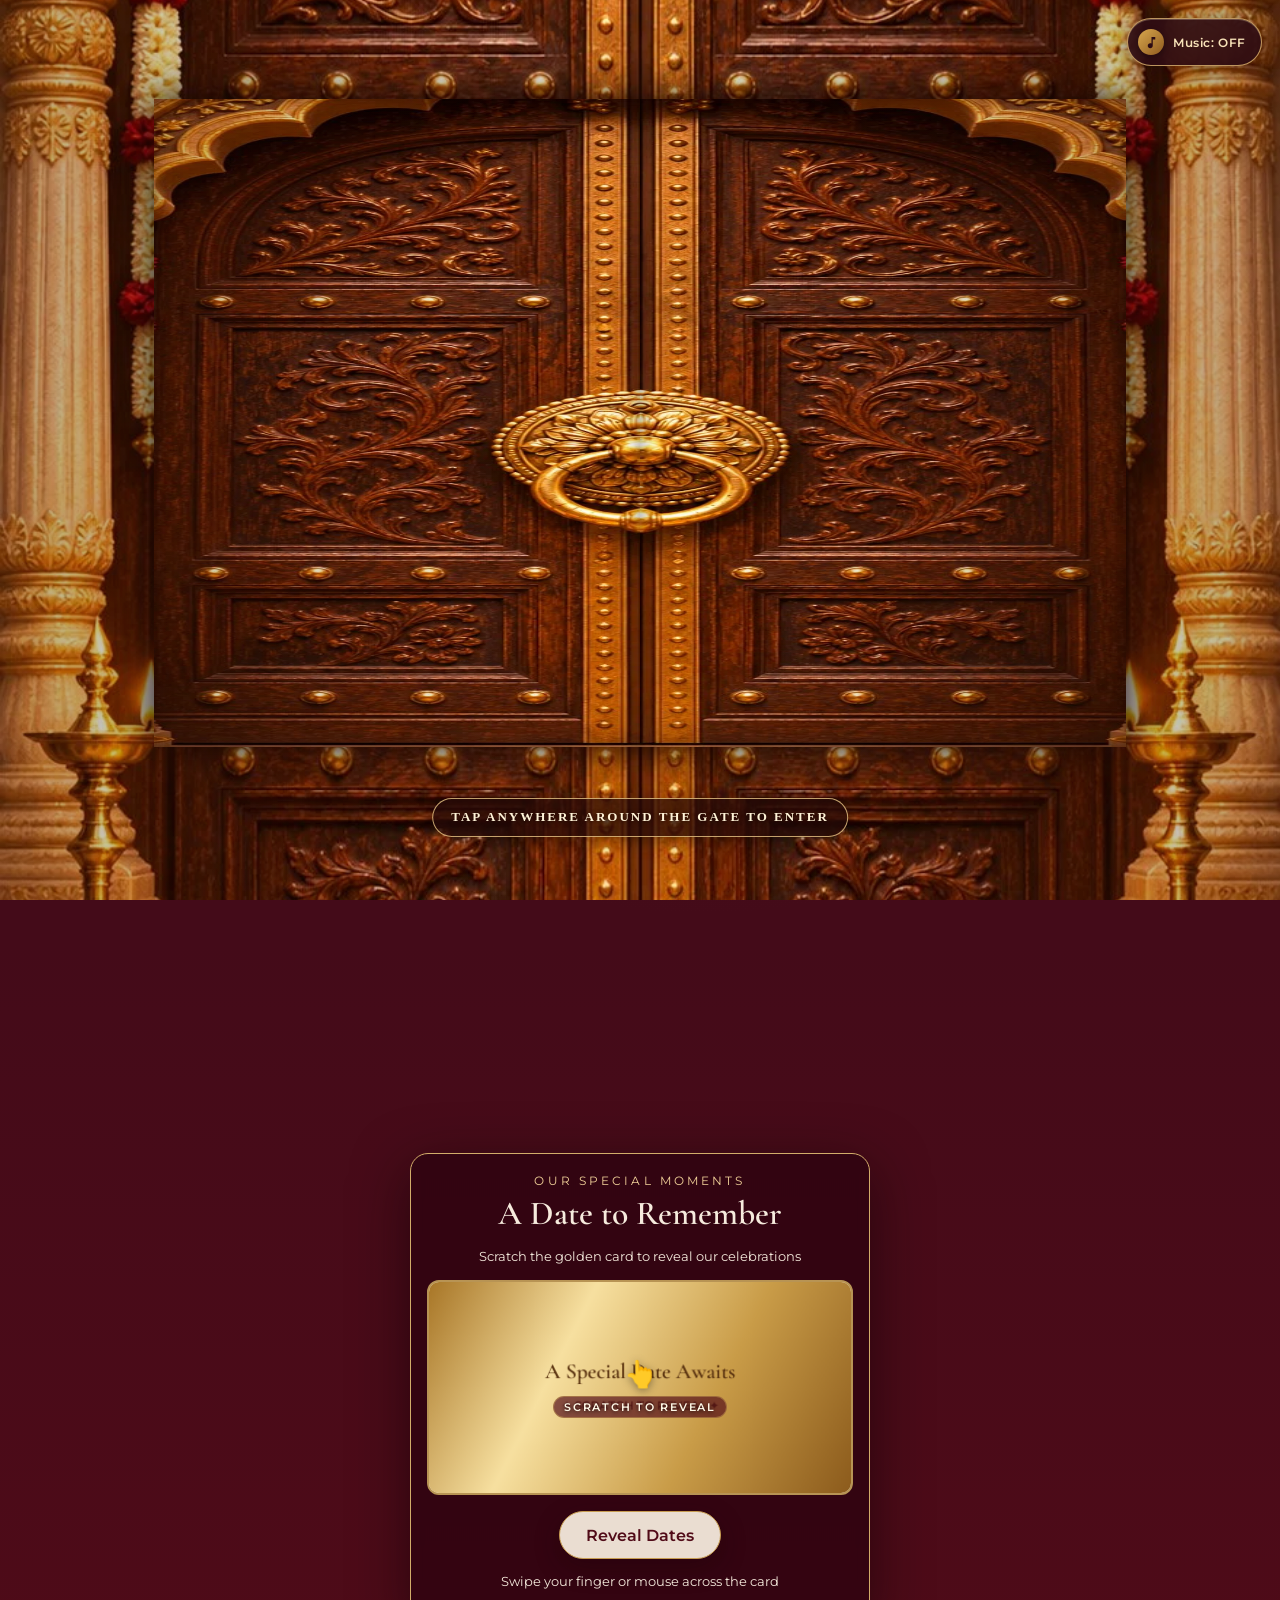
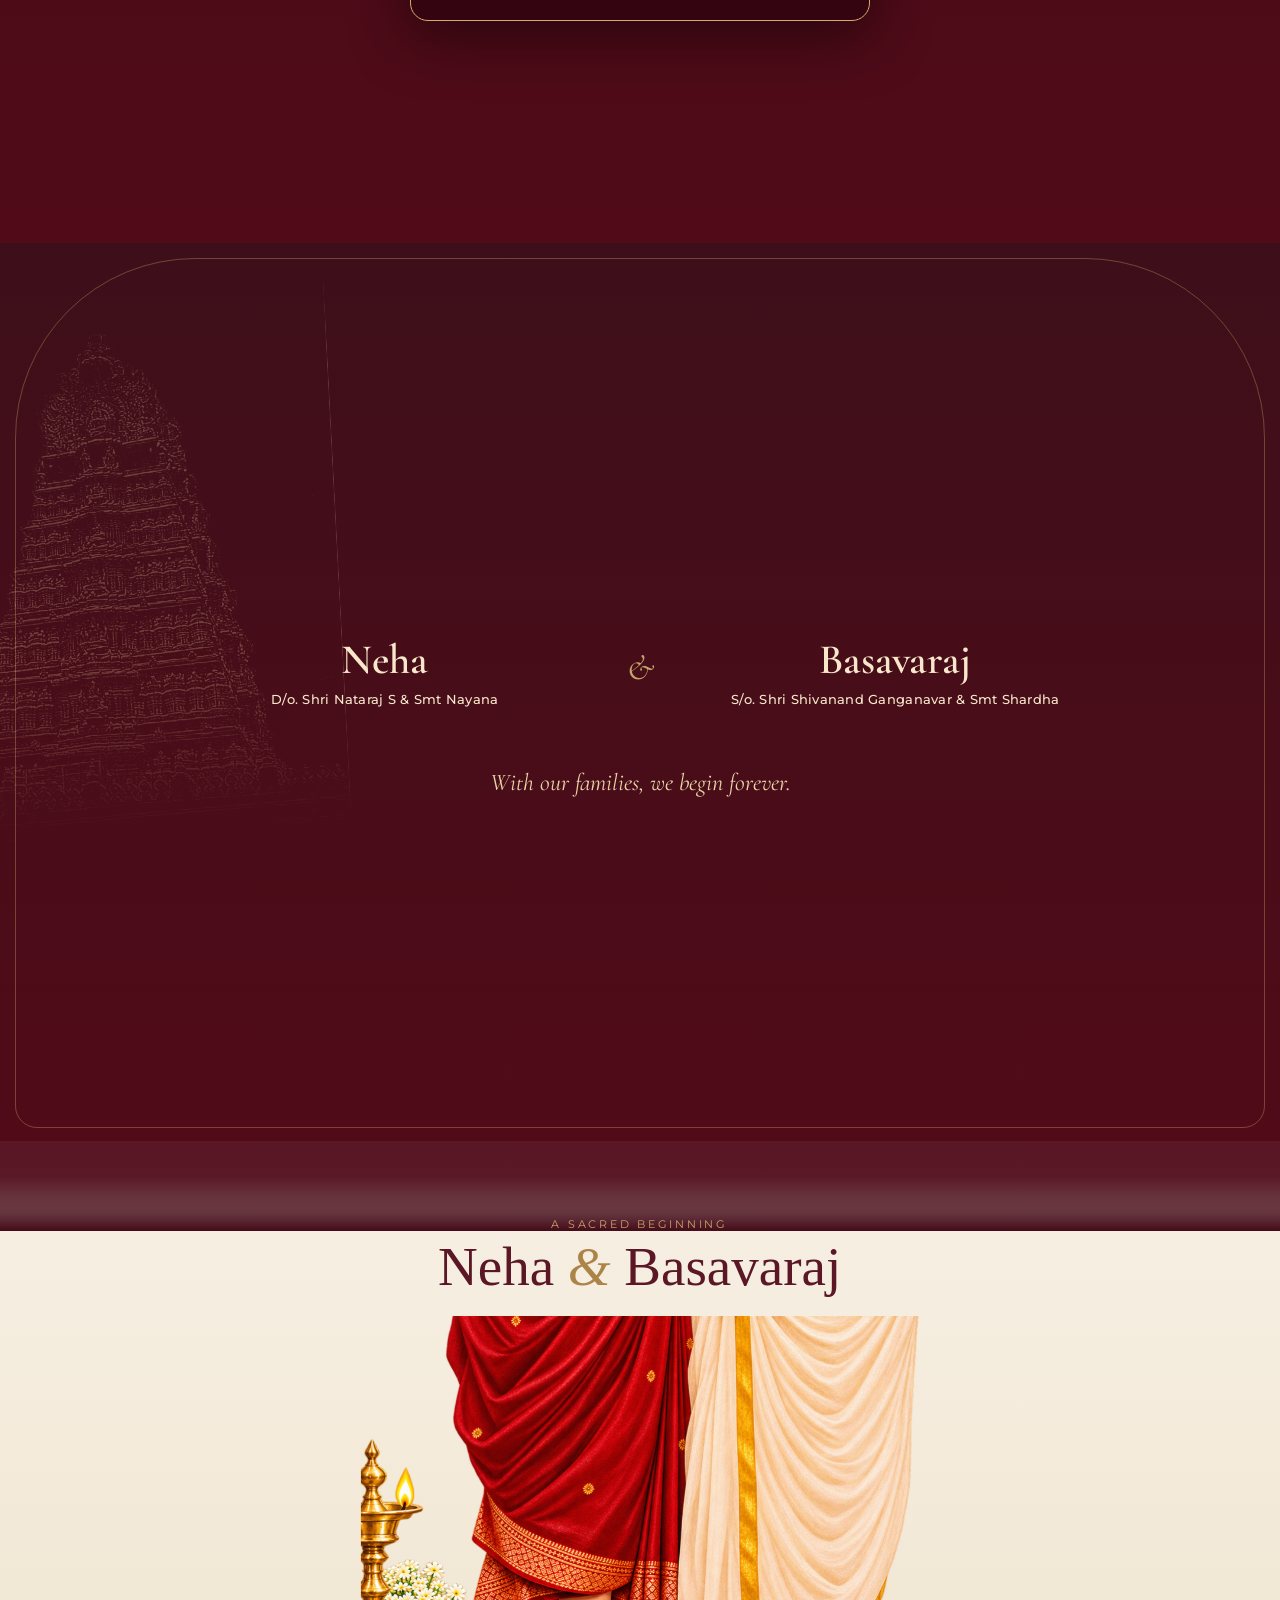
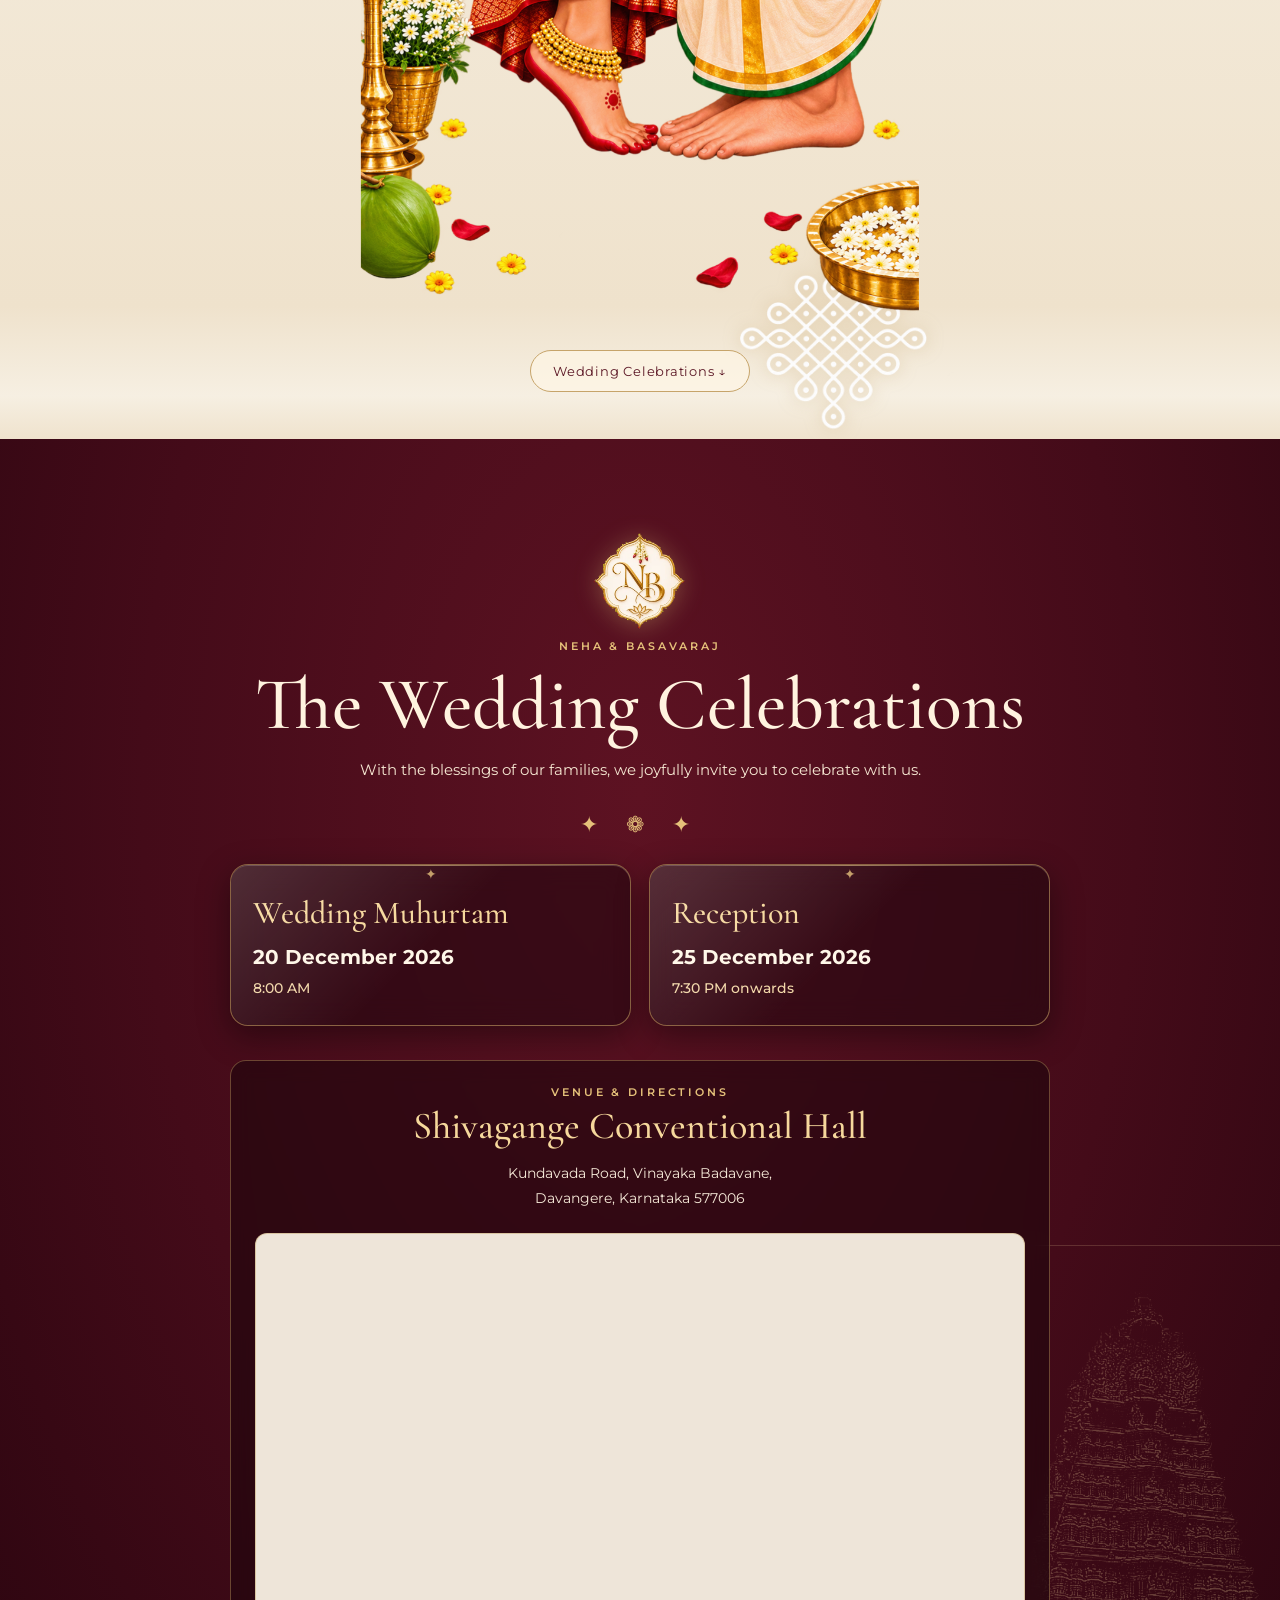
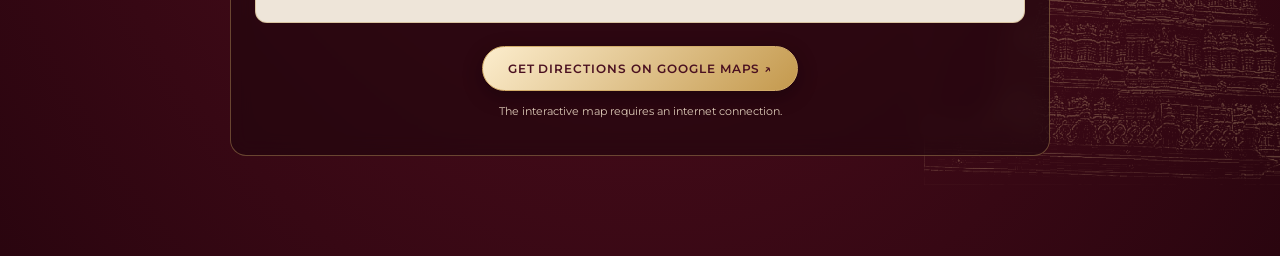
<file: index.html>
<!DOCTYPE html>

<html lang="en"><head><meta content="#510b18" name="theme-color"/><meta charset="utf-8"/><meta content="width=device-width,initial-scale=1,viewport-fit=cover" name="viewport"/><title>Neha &amp; Basavaraj | Wedding Invitation</title><link href="https://fonts.googleapis.com/css2?family=Cormorant+Garamond:wght@400;500;600;700&amp;family=Montserrat:wght@400;500;600&amp;display=swap" rel="stylesheet"/><link rel="stylesheet" href="css/styles.css"/><link rel="stylesheet" href="css/interaction.css"/><style>
#curtain, .wax-overlay, .wax-leaf, .royal-curtain{display:none!important;visibility:hidden!important}
#palaceOpening{position:fixed;inset:0;z-index:999999;overflow:hidden;background:#25110e url("images/palace-background.jpg") center/cover no-repeat;perspective:1400px;isolation:isolate}
#palaceOpening .palace-shade{position:absolute;inset:0;background:linear-gradient(90deg,rgba(30,8,5,.3),transparent 45%,transparent 55%,rgba(30,8,5,.3));pointer-events:none;z-index:3}
#palaceOpening .door-viewport{position:absolute;inset:11% 12% 17%;display:flex;perspective:1400px;perspective-origin:center;filter:drop-shadow(0 0 20px #120502);z-index:2}
/* RICH ROYAL MAROON INTERIOR — NO WHITE AT ALL */
#palaceOpening .door-interior{position:absolute;inset:0;background:radial-gradient(ellipse at 50% 45%,#6a1a2c 0%,#440b19 45%,#2a040d 88%,#150207 100%);z-index:1;overflow:hidden;box-shadow:inset 0 0 55px rgba(0,0,0,0.95)}
#palaceOpening .door-interior::after{content:"";position:absolute;inset:0;background:radial-gradient(circle at 50% 45%,rgba(218,165,78,0.2) 0%,rgba(93,18,34,0.1) 45%,transparent 75%);pointer-events:none}
#palaceOpening .palace-panel{width:50%;height:100%;background-size:100% 100%;background-repeat:no-repeat;backface-visibility:hidden;transform-style:preserve-3d;transition:transform 2.2s cubic-bezier(.22,1,.36,1),filter 2.2s cubic-bezier(.22,1,.36,1);position:relative;z-index:2;box-shadow:inset 0 0 18px rgba(20,4,1,.45)}
#palaceOpening .palace-left{background-image:url("images/door-left.jpg");transform-origin:left center}
#palaceOpening .palace-right{background-image:url("images/door-right.jpg");transform-origin:right center}
#palaceOpening .palace-knocker{position:absolute;left:50%;top:53%;transform:translate(-50%,-50%);width:clamp(85px,19vw,155px);height:clamp(85px,19vw,155px);border:0;background:radial-gradient(circle,#f2c879,#ac6a20 70%,#63360e);color:#fff4d8;border-radius:50%;box-shadow:0 0 0 5px #9b652b,0 4px 25px #1a0805;cursor:pointer;z-index:6;display:grid;place-items:center;transition:opacity .6s,transform .8s;overflow:hidden;padding:0;outline:none}
#palaceOpening .palace-knocker img{width:100%;height:100%;object-fit:cover;border-radius:50%;mix-blend-mode:luminosity;display:block;pointer-events:none}
#palaceOpening .palace-knocker:focus-visible{outline:4px solid white;outline-offset:9px}
#palaceOpening{cursor:pointer}
#palaceOpening .palace-hint{position:absolute;bottom:7%;left:50%;transform:translateX(-50%);width:max-content;max-width:calc(100% - 32px);text-align:center;font:600 13px/1.3 Georgia,serif;letter-spacing:2px;color:#fff4d8;background:rgba(38,10,7,.72);border:1px solid rgba(255,220,149,.72);border-radius:24px;padding:10px 18px;white-space:normal;text-shadow:0 1px 5px #1a0805;box-shadow:0 4px 16px rgba(0,0,0,.4);z-index:7;pointer-events:none}
/* SEAMLESS ROYAL MAROON & GOLD REVEAL — NO WHITE/CREAM */
#palaceOpening .light-reveal{position:absolute;inset:0;background:radial-gradient(ellipse at 50% 45%,rgba(93,18,34,0.55) 0%,rgba(68,11,25,0.78) 55%,rgba(30,3,9,0.96) 100%);opacity:0;z-index:1;transition:opacity 1s ease;pointer-events:none}
#palaceOpening .soft-veil{display:none!important;opacity:0!important}
/* FULL REALISTIC WIDE DOOR OPENING */
#palaceOpening.is-opening .palace-left{transform:rotateY(-112deg) translateZ(-18px) scaleY(.985);filter:brightness(.45) contrast(1.15) drop-shadow(18px 0 20px rgba(0,0,0,.85))}
#palaceOpening.is-opening .palace-right{transform:rotateY(112deg) translateZ(-18px) scaleY(.985);filter:brightness(.45) contrast(1.15) drop-shadow(-18px 0 20px rgba(0,0,0,.85))}
#palaceOpening.is-opening .palace-knocker{opacity:0;transform:translate(-50%,-50%) scale(.75);pointer-events:none}
#palaceOpening.is-opening .light-reveal{opacity:.75}
#palaceOpening.is-opening .soft-veil{display:none!important;opacity:0!important}
#palaceOpening.is-opening .palace-hint{opacity:0}
#palaceOpening.is-dissolving{opacity:0;transition:opacity .8s ease}
@keyframes knockerTap{0%{transform:translate(-50%,-50%) rotate(0deg)}25%{transform:translate(-50%,-50%) rotate(-8deg)}50%{transform:translate(-50%,-50%) rotate(6deg)}75%{transform:translate(-50%,-50%) rotate(-3deg)}100%{transform:translate(-50%,-50%) rotate(0deg)}}
#palaceOpening .palace-knocker:hover{animation:knockerTap .5s ease}
#palaceOpening .palace-knocker:hover:not(:disabled){animation:knockerTap .5s ease}
#palaceOpening .center-glow{position:absolute;left:50%;top:0;bottom:0;width:3px;transform:translateX(-50%);background:linear-gradient(180deg,transparent 15%,rgba(218,165,78,0.1) 30%,rgba(218,165,78,0.65) 50%,rgba(218,165,78,0.1) 70%,transparent 85%);opacity:0;z-index:4;pointer-events:none;transition:opacity 0.7s ease 0.2s}
#palaceOpening.is-opening .center-glow{opacity:0.85}
@media(max-width:600px){
  #palaceOpening .door-viewport{inset:12% 8% 17%}
  #palaceOpening{background-position:center}
  #palaceOpening .palace-hint{font-size:11px;letter-spacing:1.2px;padding:9px 14px}
  #palaceOpening.is-opening .palace-left{transform:rotateY(-108deg) translateZ(-14px) scaleY(.985)}
  #palaceOpening.is-opening .palace-right{transform:rotateY(108deg) translateZ(-14px) scaleY(.985)}
}
@media(prefers-reduced-motion:reduce){#palaceOpening .palace-panel{transition-duration:.01s}#palaceOpening.is-dissolving{transition-duration:.3s}}
</style></head><body>
<!-- Luxury Background Music Element -->
<audio id="weddingMusic" src="audio/wedding-music.mp3" preload="auto" loop></audio>

<!-- Floating Ambient Music Controller -->
<div class="music-controller" id="musicController" role="region" aria-label="Background Music Controls">
  <button type="button" id="musicToggleBtn" class="music-toggle-btn" aria-label="Play soft background music" title="Toggle background music">
    <span class="music-disc" aria-hidden="true">
      <svg class="music-note-icon" viewBox="0 0 24 24" width="16" height="16" fill="currentColor">
        <path d="M12 3v10.55c-.59-.34-1.27-.55-2-.55-2.21 0-4 1.79-4 4s1.79 4 4 4 4-1.79 4-4V7h4V3h-6z"/>
      </svg>
      <span class="sound-wave" aria-hidden="true">
        <span></span><span></span><span></span>
      </span>
    </span>
    <span class="music-label" id="musicStatusText">Music: OFF</span>
  </button>
</div>

<main><section class="scene opening" id="intro"><img class="nb-intro-mark" src="images/nb-monogram.png" alt="NB monogram"><div class="hero-content"><span class="eyebrow">A celebration of togetherness</span><img alt="Faceless illustration of Neha and Basavaraj in traditional South Indian wedding attire" class="couple" src="images/couple-illustration.webp"/><div class="names">Neha <span class="amp">&amp;</span> Basavaraj</div><div class="sub">Together, with love and blessings</div><button class="btn" id="toScratch">Discover Our Dates ↓</button><span class="scroll-hint">SCROLL TO CONTINUE</span></div></section><section class="scene reveal-scene" id="reveal"><div class="painting"></div><div class="scratch-wrap"><span class="eyebrow">Our special moments</span><h2>A Date to Remember</h2><p>Scratch the golden card to reveal our celebrations</p><div class="scratch" id="scratch"><div class="dates"><b>WEDDING MUHURTAM</b><strong>20 December 2026 · 8:00 AM</strong><hr/><b>RECEPTION</b><strong>25 December 2026 · 7:30 PM</strong></div><div class="scratch-hint" id="scratchHint" aria-hidden="true"><span class="hint-finger">&#x1F446;</span><span class="hint-text">Scratch to Reveal</span></div><canvas aria-label="Scratch coating hiding the reception and Muhurtam dates" id="scratchCanvas"></canvas></div><div class="scratch-controls">
  <button class="btn" id="revealBtn">Reveal Dates</button><button class="btn btn-calendar" id="openCalendarBtn" type="button" hidden>📅 Mark Your Calendar</button>
  <dialog class="calendar-dialog" id="calendarDialog" aria-labelledby="calendarDialogTitle">
    <button class="calendar-dialog-close" type="button" aria-label="Close calendar options">×</button>
    <h2 id="calendarDialogTitle">Add to your calendar</h2>
    <p>Add either event separately, or download both together.</p>
    <div class="calendar-menu" id="calendarMenu" style="display:none;" aria-label="Add to calendar options">
      <a class="cal-option" id="gcalBtn" href="#" target="_blank" rel="noopener noreferrer"><span aria-hidden="true">🗓️</span> Wedding Muhurtam · Google Calendar</a>
      <a class="cal-option" id="gcalReceptionBtn" href="#" target="_blank" rel="noopener noreferrer"><span aria-hidden="true">🗓️</span> Reception · Google Calendar</a>
      <button class="cal-option" id="icalBtn" type="button"><span aria-hidden="true">🍏</span> Download both events (.ics)</button>
    </div>
  </dialog>
  <button class="btn" id="toFamilies" style="display:none;margin-top:12px">Meet the Bride &amp; Groom ↓</button>
</div><div class="reveal-venues" id="revealVenues" hidden>
  <span>View Venue Details</span>
  <div class="reveal-venue-buttons">
    <button type="button" id="weddingVenueBtn">Wedding Muhurtam <small>20 Dec · 8:00 AM</small></button>
    <button type="button" id="receptionVenueBtn">Reception <small>25 Dec · 7:30 PM</small></button>
  </div>
  <div class="reveal-actions">
    <button type="button" id="shareInviteBtn" aria-label="Send this wedding invitation">Send Invitation ↗</button>
  </div>
</div><p aria-live="polite" id="revealStatus">Swipe your finger or mouse across the card</p></div></section><section aria-label="Bride and Groom" class="family-scene" id="families"><img class="temple-illustration temple-art temple-left" src="images/temple-ivory.png" alt="" aria-hidden="true" loading="lazy"><div class="family-inner"><div class="family-grid"><article class="family-card family-reveal"><h3>Neha</h3><p>D/o. Shri Nataraj S &amp; Smt Nayana</p></article><span aria-hidden="true" class="family-name-divider">&amp;</span><article class="family-card family-reveal"><h3>Basavaraj</h3><p>S/o. Shri Shivanand Ganganavar &amp; Smt Shardha</p></article></div><div class="family-next family-reveal">With our families, we begin forever.</div></div></section><section class="kolam-scene ceremony-v2" id="kolam-scene" aria-labelledby="ceremonyHeading">
  <div class="ceremony-heading"><p>A Sacred Beginning</p><h2 id="ceremonyHeading">Neha <span>&amp;</span> Basavaraj</h2></div>
  <div class="ceremony-stage">
    <img class="ceremony-kolam" src="images/ceremony-kolam.png" alt="" aria-hidden="true" />
    <img class="ceremony-feet" src="images/wedding-portrait.png" alt="Bride and groom standing together in traditional South Indian wedding attire" />
  </div>
  <a class="ceremony-next" href="#wedding-events">Wedding Celebrations ↓</a>
</section>
<section class="events-scene" id="wedding-events" aria-labelledby="eventsTitle">
  <canvas class="fireworks-canvas" id="fireworksCanvas" aria-hidden="true"></canvas>
  <div class="petal-shower" aria-hidden="true"></div>
  <img class="temple-illustration temple-bg-art" src="images/temple-ivory.png" alt="" aria-hidden="true" loading="lazy">
  <div class="events-inner">
    <img class="nb-wedding-mark" src="images/nb-monogram.png" alt="NB wedding monogram" loading="lazy">
    <div class="events-kicker">Neha &amp; Basavaraj</div>
    <h2 class="events-title" id="eventsTitle">The Wedding Celebrations</h2>
    <p class="events-intro">With the blessings of our families, we joyfully invite you to celebrate with us.</p>
    <div class="events-ornament">✦ ❁ ✦</div>
    <div class="event-grid">
      <button class="event-card event-card-interactive" id="weddingMuhurthamCard" type="button" aria-haspopup="dialog"
        data-event-title="Wedding Muhurtam" data-event-date="20 December 2026" data-event-time="8:00 AM"
        data-event-venue="Shivagange Conventional Hall, Kundavada Road, Vinayaka Badavane, Davangere, Karnataka 577006"
        data-map-query="Shivagange Conventional Hall, Kundavada Road, Vinayaka Badavane, Davangere, Karnataka 577006">
        <h3>Wedding Muhurtam</h3><p class="event-date">20 December 2026</p><p class="event-time">8:00 AM</p>
      </button>
      <button class="event-card event-card-interactive" id="receptionCard" type="button" aria-haspopup="dialog"
        data-event-title="Wedding Reception" data-event-date="25 December 2026" data-event-time="7:30 PM onwards"
        data-event-venue="Vijaypur, Karnataka" data-map-query="Vijaypur, Karnataka, India">
        <h3>Reception</h3><p class="event-date">25 December 2026</p><p class="event-time">7:30 PM onwards</p>
      </button>
    </div>
    <dialog class="event-details-dialog" id="eventDetailsDialog" aria-labelledby="eventDetailsTitle">
      <button class="venue-card-close" id="eventDetailsClose" type="button" aria-label="Close event details">×</button>
      <div class="venue-info-badge">✦ Event Details</div>
      <h2 class="venue-date-highlight" id="eventDetailsTitle"></h2>
      <dl class="event-details-list">
        <div><dt>Date</dt><dd id="eventDetailsDate"></dd></div>
        <div><dt>Time</dt><dd id="eventDetailsTime"></dd></div>
        <div><dt>Venue</dt><dd id="eventDetailsVenue"></dd></div>
      </dl>
      <div class="venue-actions">
        <a class="venue-directions-btn" id="eventDetailsDirections" href="#" target="_blank" rel="noopener noreferrer">Get Directions ↗</a>
        <button class="venue-copy-btn" id="eventDetailsCopy" type="button">Copy Address</button>
      </div>
      <p class="event-action-status" id="eventActionStatus" aria-live="polite"></p>
    </dialog>
    <div class="venue-box">
      <div class="events-kicker">Venue &amp; Directions</div>
      <h3 class="venue-heading">Shivagange Conventional Hall</h3>
      <p class="venue-address">Kundavada Road, Vinayaka Badavane,<br>Davangere, Karnataka 577006</p>
      <div class="venue-map"><iframe title="Google Maps: Shivagange Conventional Hall, Davangere" src="https://www.google.com/maps?q=Shivagange%20Conventional%20Hall%2C%20Kundavada%20Road%2C%20Vinayaka%20Badavane%2C%20Davangere%2C%20Karnataka%20577006&output=embed" loading="lazy" referrerpolicy="no-referrer-when-downgrade" allowfullscreen></iframe></div>
      <a class="venue-directions" href="https://www.google.com/maps/dir/?api=1&destination=Shivagange%20Conventional%20Hall%2C%20Kundavada%20Road%2C%20Vinayaka%20Badavane%2C%20Davangere%2C%20Karnataka%20577006" target="_blank" rel="noopener noreferrer">Get Directions on Google Maps ↗</a>
      <p class="venue-map-note">The interactive map requires an internet connection.</p>
    </div>
  </div>
</section></main><button class="back-to-top" id="backToTop" type="button" aria-label="Back to top" aria-hidden="true" tabindex="-1">↑ <span>Top</span></button><script>
document.body.style.overflow='hidden';document.getElementById('toScratch').onclick=()=>document.getElementById('reveal').scrollIntoView({behavior:'smooth'});
const backToTop=document.getElementById('backToTop');
function updateBackToTop(){
  const scrollHeight=(document.scrollingElement||document.documentElement).scrollHeight;
  const visible=window.scrollY+window.innerHeight>=scrollHeight-80;
  backToTop.classList.toggle('is-visible',visible);
  backToTop.setAttribute('aria-hidden',String(!visible));
  backToTop.tabIndex=visible?0:-1;
}
window.addEventListener('scroll',updateBackToTop,{passive:true});
window.addEventListener('resize',updateBackToTop);
backToTop.addEventListener('click',()=>{
  const reduced=matchMedia('(prefers-reduced-motion: reduce)').matches;
  window.scrollTo({top:0,behavior:reduced?'instant':'smooth'});
});
updateBackToTop();
const wrap=document.getElementById('scratch'),canvas=document.getElementById('scratchCanvas'),ctx=canvas.getContext('2d',{willReadFrequently:true});let drawing=false,finished=false,last=null,strokeCount=0;function setup(){if(finished)return;let r=wrap.getBoundingClientRect(),d=Math.min(devicePixelRatio||1,2);canvas.width=Math.round(r.width*d);canvas.height=Math.round(r.height*d);ctx.setTransform(d,0,0,d,0,0);let gradient=ctx.createLinearGradient(0,0,r.width,r.height);gradient.addColorStop(0,'#a87627');gradient.addColorStop(.32,'#f7e0a0');gradient.addColorStop(.65,'#c99c48');gradient.addColorStop(1,'#8c5b1c');ctx.fillStyle=gradient;ctx.fillRect(0,0,r.width,r.height);ctx.fillStyle='#5a3310';ctx.textAlign='center';ctx.font='600 22px Cormorant Garamond,serif';ctx.fillText('A Special Date Awaits',r.width/2,r.height/2-10);ctx.font='500 12px Montserrat,sans-serif';ctx.fillText('✦ SCRATCH TO REVEAL ✦',r.width/2,r.height/2+22)}function point(e){let r=canvas.getBoundingClientRect();return{x:e.clientX-r.left,y:e.clientY-r.top}}function scratchTo(p){ctx.globalCompositeOperation='destination-out';ctx.lineCap='round';ctx.lineJoin='round';ctx.lineWidth=46;ctx.beginPath();ctx.moveTo(last?.x??p.x,last?.y??p.y);ctx.lineTo(p.x,p.y);ctx.stroke();last=p;strokeCount++}function reveal(){
  if(finished)return;
  finished=true;
  wrap.classList.add('done');
  document.getElementById('revealStatus').textContent='Our celebration dates are revealed';
  const rBtn=document.getElementById('revealBtn');
  rBtn.hidden=true;
  const calendarButton=document.getElementById('openCalendarBtn');if(calendarButton)calendarButton.hidden=false;
  const revealVenues=document.getElementById('revealVenues');if(revealVenues)revealVenues.hidden=false;
  const calMenu=document.getElementById('calendarMenu');
  if(calMenu) calMenu.style.display='flex';
  document.getElementById('toFamilies').style.display='inline-block';
}canvas.addEventListener('pointerdown',e=>{if(finished)return;drawing=true;canvas.setPointerCapture(e.pointerId);last=point(e);scratchTo(last)});canvas.addEventListener('pointermove',e=>{if(!drawing||finished)return;scratchTo(point(e));if(strokeCount%8===0){let img=ctx.getImageData(0,0,canvas.width,canvas.height).data,clear=0,total=0;for(let i=3;i<img.length;i+=48){total++;if(img[i]<60)clear++}if(clear/total>.25)reveal()}});canvas.addEventListener('pointerup',()=>{drawing=false;last=null});canvas.addEventListener('pointercancel',()=>{drawing=false;last=null});document.getElementById('revealBtn').onclick=function(){
  if(!finished){
    reveal();
  } else {
    const calMenu=document.getElementById('calendarMenu');
    if(calMenu){
      calMenu.style.display=(calMenu.style.display==='none')?'flex':'none';
    }
  }
};
(function initCalendarLogic(){
  const year=2026;
  const g=document.getElementById('gcalBtn');
  const gr=document.getElementById('gcalReceptionBtn');
  function googleCalendarUrl(title,dates,details,location){
    return 'https://calendar.google.com/calendar/render?action=TEMPLATE&text='+encodeURIComponent(title)+
      '&dates='+dates+
      '&details='+encodeURIComponent(details)+
      '&location='+encodeURIComponent(location);
  }
  if(g){
    g.href=googleCalendarUrl(
      'Neha & Basavaraj Wedding Muhurtam',
      year+'1220T023000Z/'+year+'1220T070000Z',
      'Wedding Muhurtam: 20 December 2026 at 8:00 AM.',
      'Shivagange Conventional Hall, Kundavada Road, Vinayaka Badavane, Davangere, Karnataka 577006'
    );
  }
  if(gr){
    gr.href=googleCalendarUrl(
      'Neha & Basavaraj Wedding Reception',
      year+'1225T140000Z/'+year+'1225T180000Z',
      'Wedding Reception: 25 December 2026 at 7:30 PM onwards.',
      'Vijaypur, Karnataka'
    );
  }
  const ic=document.getElementById('icalBtn');
  if(ic){
    ic.onclick=function(){
      const ics=[
        'BEGIN:VCALENDAR',
        'VERSION:2.0',
        'PRODID:-//Neha and Basavaraj Wedding//EN',
        'CALSCALE:GREGORIAN',
        'METHOD:PUBLISH',
        'BEGIN:VEVENT',
        'UID:neha-basavaraj-wedding-muhurtam-'+year+'@wedding-invite',
        'DTSTAMP:'+new Date().toISOString().replace(/[-:]/g,'').split('.')[0]+'Z',
        'DTSTART:'+year+'1220T023000Z',
        'DTEND:'+year+'1220T070000Z',
        'SUMMARY:Neha & Basavaraj Wedding Muhurtam',
        'DESCRIPTION:Wedding Muhurtam: 20 December 2026\\, 8:00 AM',
        'LOCATION:Shivagange Conventional Hall\\, Kundavada Road\\, Vinayaka Badavane\\, Davangere\\, Karnataka 577006',
        'STATUS:CONFIRMED',
        'END:VEVENT',
        'BEGIN:VEVENT',
        'UID:neha-basavaraj-reception-'+year+'@wedding-invite',
        'DTSTAMP:'+new Date().toISOString().replace(/[-:]/g,'').split('.')[0]+'Z',
        'DTSTART:'+year+'1225T140000Z',
        'DTEND:'+year+'1225T180000Z',
        'SUMMARY:Neha & Basavaraj Wedding Reception',
        'DESCRIPTION:Wedding Reception: 25 December 2026\\, 7:30 PM onwards',
        'LOCATION:Vijaypur\\, Karnataka',
        'STATUS:CONFIRMED',
        'END:VEVENT',
        'END:VCALENDAR'
      ].join('\r\n');
      const blob=new Blob([ics],{type:'text/calendar;charset=utf-8'});
      const url=URL.createObjectURL(blob);
      
      const a=document.createElement('a');
      a.href=url;
      a.download='Neha-Basavaraj-Wedding.ics';
      document.body.appendChild(a);
      a.click();
      document.body.removeChild(a);
      URL.revokeObjectURL(url);
      const oldHtml=ic.innerHTML;
      ic.innerHTML='<span>✓</span> Downloaded (.ics)';
      setTimeout(function(){ic.innerHTML=oldHtml;},2500);
    };
  }
})();window.addEventListener('resize',()=>{if(!finished)setup()});setup();
window.copyToClipboard=async function(text){
  if(navigator.clipboard&&window.isSecureContext){
    await navigator.clipboard.writeText(text);
    return;
  }
  const input=document.createElement('textarea');
  input.value=text;
  input.setAttribute('readonly','');
  input.style.position='fixed';
  input.style.opacity='0';
  document.body.appendChild(input);
  let copied=false;
  try{
    input.select();
    copied=document.execCommand('copy');
  }finally{
    input.remove();
  }
  if(!copied)throw new Error('Clipboard copy was not available');
};
function openVenueDetails(cardId){
  const card=document.getElementById(cardId);
  const events=document.getElementById('wedding-events');
  if(!card||!events)return;
  const reduced=matchMedia('(prefers-reduced-motion: reduce)').matches;
  events.scrollIntoView({behavior:reduced?'instant':'smooth',block:'start'});
  window.setTimeout(()=>card.click(),reduced?50:700);
}
document.getElementById('weddingVenueBtn')?.addEventListener('click',()=>openVenueDetails('weddingMuhurthamCard'));
document.getElementById('receptionVenueBtn')?.addEventListener('click',()=>openVenueDetails('receptionCard'));
document.getElementById('shareInviteBtn')?.addEventListener('click',async()=>{
  const shareData={
    title:'Neha & Basavaraj Wedding Invitation',
    text:'You are warmly invited to celebrate Neha & Basavaraj.',
    url:window.location.href
  };
  try{
    if(navigator.share){
      await navigator.share(shareData);
      const status=document.getElementById('revealStatus');
      if(status)status.textContent='Invitation shared';
    }else{
      await window.copyToClipboard(window.location.href);
      const status=document.getElementById('revealStatus');
      if(status)status.textContent='Invitation link copied';
      const button=document.getElementById('shareInviteBtn');
      if(button){
        const label=button.textContent;
        button.textContent='Link Copied ✓';
        window.setTimeout(()=>{button.textContent=label},1800);
      }
    }
  }catch(error){
    if(error?.name!=='AbortError'){
      try{
        await window.copyToClipboard(window.location.href);
        const status=document.getElementById('revealStatus');
        if(status)status.textContent='Share unavailable; invitation link copied instead';
      }catch(copyError){
        const status=document.getElementById('revealStatus');
        if(status)status.textContent='Unable to share or copy the invitation link';
      }
    }
  }
});
document.getElementById('toFamilies').addEventListener('click',()=>document.getElementById('families').scrollIntoView({behavior:matchMedia('(prefers-reduced-motion: reduce)').matches?'instant':'smooth'}));const familyObserver=new IntersectionObserver(entries=>{entries.forEach(entry=>{if(entry.isIntersecting){entry.target.classList.add('visible');familyObserver.unobserve(entry.target)}})},{threshold:.12});document.querySelectorAll('.family-reveal').forEach((el,i)=>{el.style.transitionDelay=Math.min(i*110,600)+'ms';familyObserver.observe(el)});
</script><div id="palaceOpening" role="dialog" aria-modal="true" aria-label="Tap anywhere around the gate to enter"><div class="light-reveal"></div><div class="palace-shade"></div><div class="door-viewport"><div class="door-interior" aria-hidden="true"></div><div class="palace-panel palace-left"></div><div class="palace-panel palace-right"></div></div><div class="center-glow" aria-hidden="true"></div><div class="palace-hint">TAP ANYWHERE AROUND THE GATE TO ENTER</div></div>
<script>
(function(){
  // Always start at top of invitation
  if('scrollRestoration' in history){
    history.scrollRestoration = 'manual';
  }
  window.scrollTo(0, 0);
  document.documentElement.scrollTop = 0;
  document.body.scrollTop = 0;

  const gate=document.getElementById('palaceOpening');
  const btn=document.getElementById('palaceKnocker');
  let busy=false;
  document.body.style.overflow='hidden';

  // Force scroll top while gate is present
  window.addEventListener('load', () => window.scrollTo(0, 0));

  function openGate(){
    if(busy)return;
    busy=true;
    if(btn)btn.disabled=true;
    window.scrollTo(0, 0);
    gate.classList.add('is-opening');
    const reduced=matchMedia('(prefers-reduced-motion: reduce)').matches;
    // Reveal the invitation immediately while the doors continue opening above it.
    window.scrollTo({top:0,left:0,behavior:'instant'});
    document.getElementById('intro')?.classList.add('ready');
    document.body.style.overflow='';
    setTimeout(()=>{
      window.scrollTo({top:0,left:0,behavior:'instant'});
      gate.classList.add('is-dissolving');
    },reduced?100:2250);
    setTimeout(()=>{
      window.scrollTo({top:0,left:0,behavior:'instant'});
      gate.remove();
      document.body.style.overflow='';
    },reduced?350:3200);
  }

  gate.addEventListener('click', openGate);
})();
</script><script src="js/main.js"></script><script src="js/calendar-dialog.js"></script>
</body></html>
</file>
